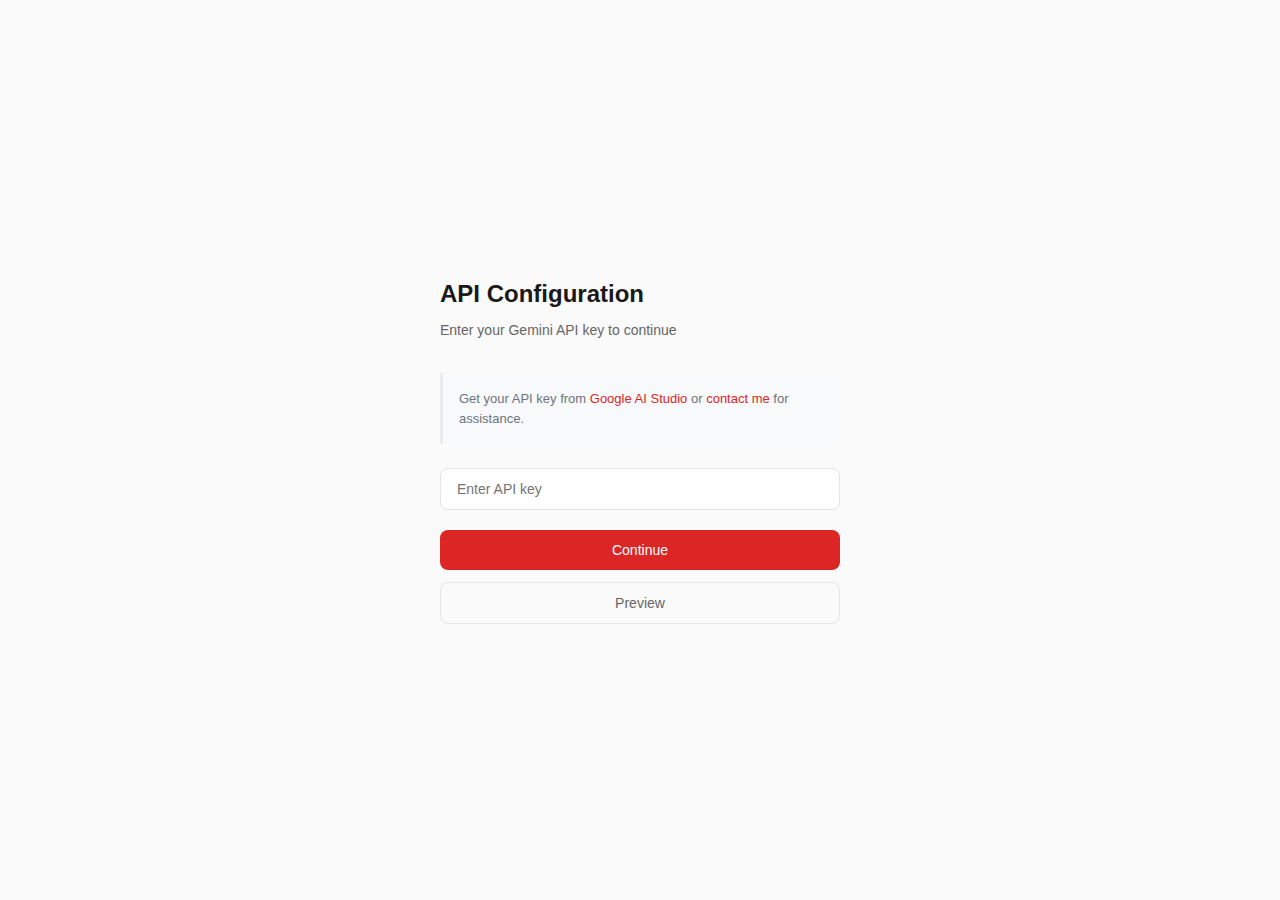
<file: index.html>
<!DOCTYPE html>
<html lang="en">
<head>
  <meta charset="UTF-8">
  <meta name="viewport" content="width=device-width, initial-scale=1.0">
  <title>Enter Gemini API Key</title>
<link rel="icon" type="image/jpeg" sizes="192x192" href="https://i.postimg.cc/RZB51wfj/1000067085-01.jpg">
<link rel="apple-touch-icon" href="https://i.postimg.cc/RZB51wfj/1000067085-01.jpg">
  <style>
    * { margin: 0; padding: 0; box-sizing: border-box; }
    body { 
      display: flex; 
      justify-content: center; 
      align-items: center; 
      min-height: 100vh; 
      font-family: -apple-system, BlinkMacSystemFont, 'Segoe UI', Roboto, sans-serif;
      background-color: #fafafa;
      color: #333;
      line-height: 1.5;
      margin: 0;
      padding: 20px;
    }
    .container {
      max-width: 440px;
      width: 100%;
      padding: 40px 20px;
    }
    h2 {
      font-size: 24px;
      font-weight: 600;
      margin-bottom: 8px;
      color: #1a1a1a;
    }
    .subtitle {
      color: #666;
      font-size: 14px;
      margin-bottom: 32px;
    }
    .note {
      background-color: #f8f9fa;
      border-left: 3px solid #e9ecef;
      padding: 16px;
      margin-bottom: 24px;
      font-size: 13px;
      color: #6c757d;
    }
    .note a {
      color: #dc2626;
      text-decoration: none;
      font-weight: 500;
    }
    .note a:hover {
      text-decoration: underline;
    }
    input { 
      width: 100%;
      padding: 12px 16px;
      border: 1px solid #e1e5e9;
      border-radius: 8px;
      font-size: 14px;
      margin-bottom: 20px;
      transition: border-color 0.2s;
    }
    input:focus {
      outline: none;#dc2626 ;
      box-shadow: 0 0 0 3px rgba(0, 123, 255, 0.1);
    }
    button { 
      width: 100%;
      padding: 12px;
      background-color:#dc2626;
      color: white;
      border: none;
      border-radius: 8px;
      font-size: 14px;
      font-weight: 500;
      cursor: pointer;
      transition: background-color 0.2s;
    }
    button:hover {
      background-color: darkred;
    }
    .preview-btn {
      background-color: transparent;
      color: #666;
      border: 1px solid #e1e5e9;
      margin-top: 12px;
    }
    .preview-btn:hover {
      background-color: #f8f9fa;
      color: #333;
    }
    .preview-mode {
      position: fixed;
      top: 0;
      left: 0;
      width: 100%;
      height: 100%;
      background: #fafafa;
      z-index: 1000;
      display: none;
      flex-direction: column;
    }
    .preview-header {
      padding: 16px;
      background: white;
      border-bottom: 1px solid #e1e5e9;
      display: flex;
      justify-content: space-between;
      align-items: center;
    }
    .close-btn {
      background: none;
      border: none;
      font-size: 18px;
      cursor: pointer;
      color: #666;
      padding: 4px 8px;
      border-radius: 4px;
    }
    .close-btn:hover {
      background-color: #f0f0f0;
    }
    .preview-content {
      flex: 1;
      position: relative;
    }
    .preview-iframe {
      width: 100%;
      height: calc(100% - 80px);
      border: none;
      pointer-events: none;
    }
    .preview-controls {
      position: absolute;
      bottom: 0;
      left: 0;
      right: 0;
      background: white;
      border-top: 1px solid #e1e5e9;
      padding: 16px;
      display: flex;
      gap: 12px;
      align-items: center;
    }
    .preview-controls input {
      flex: 1;
      margin: 0;
    }
    .preview-controls button {
      width: auto;
      padding: 8px 16px;
      font-size: 13px;
    }
  </style>
</head>
<body>

  <div class="container">
    <h2>API Configuration</h2>
    <p class="subtitle">Enter your Gemini API key to continue</p>
    
    <div class="note">
      Get your API key from <a href="https://makersuite.google.com/app/apikey" target="_blank">Google AI Studio</a> or <a href="mailto:skmahfuz2007@gmail.com">contact me</a> for assistance.
    </div>
    
    <input type="password" id="apiKeyInput" placeholder="Enter API key">
    <button onclick="saveKey()">Continue</button>
    <button class="preview-btn" onclick="showPreview()">Preview</button>
  </div>

  <!-- Preview Mode -->
  <div class="preview-mode" id="previewMode">
    <div class="preview-header">
      <span>Preview - Demo Mode</span>
      <button class="close-btn" onclick="closePreview()">&times;</button>
    </div>
    <div class="preview-content">
      <iframe id="previewFrame" class="preview-iframe" src="home.html"></iframe>
      <div class="preview-controls">
        <input type="password" id="previewApiInput" placeholder="Enter API key to enable full functionality">
        <button onclick="enableFullMode()">Enable</button>
      </div>
    </div>
  </div>

  <script src="api.js"></script>
  <script>
    // Check if key already exists and is not empty
    const existingKey = localStorage.getItem("GEMINI_API_KEY");
    if (existingKey && existingKey.trim() !== '') {
      window.location.href = "home.html";
    }

    function saveKey() {
      const key = document.getElementById("apiKeyInput").value.trim();
      if (!key) return alert("Please enter a valid API key.");

      // Save the key
      localStorage.setItem("GEMINI_API_KEY", key);

      // Redirect to home.html
      window.location.href = "home.html";
    }

    function showPreview() {
      const previewMode = document.getElementById("previewMode");
      const iframe = document.getElementById("previewFrame");
      
      // Set a temporary fake API key for preview mode
      localStorage.setItem("GEMINI_API_KEY", "preview-mode-fake-key");
      
      previewMode.style.display = "flex";
      
      // Reload the iframe to ensure it shows content
      iframe.src = "home.html";
    }

    function closePreview() {
      const previewMode = document.getElementById("previewMode");
      previewMode.style.display = "none";
      
      // Remove the fake API key when closing preview
      const existingKey = localStorage.getItem("GEMINI_API_KEY");
      if (existingKey === "preview-mode-fake-key") {
        localStorage.removeItem("GEMINI_API_KEY");
      }
    }

    function enableFullMode() {
      const key = document.getElementById("previewApiInput").value.trim();
      if (!key) return alert("Please enter a valid API key.");

      // Save the key
      localStorage.setItem("GEMINI_API_KEY", key);

      // Close preview and redirect
      closePreview();
      window.location.href = "home.html";
    }
  </script>

</body>
</html>
</file>
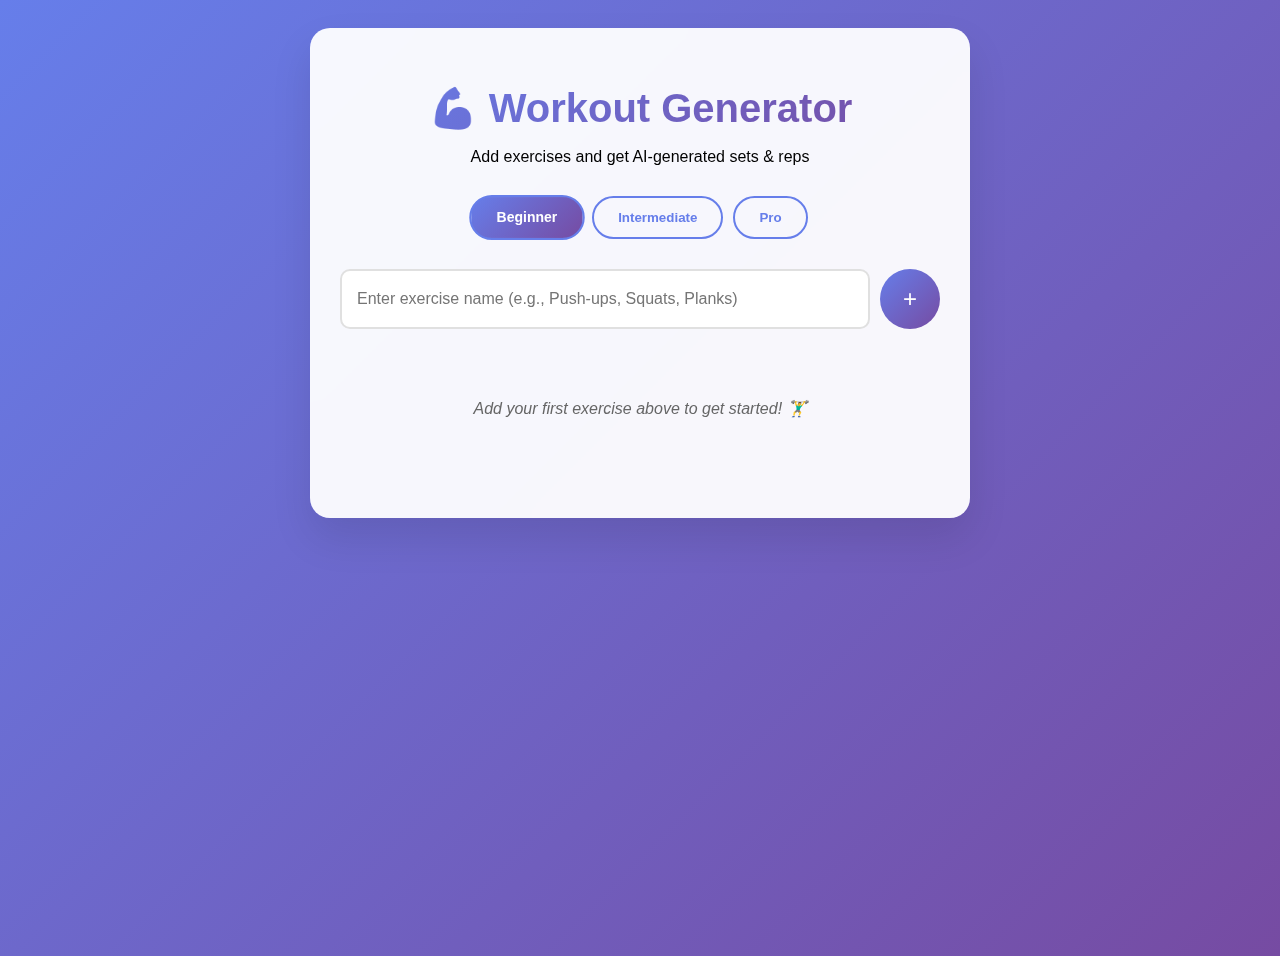
<file: gym.html>
<!DOCTYPE html>
<html lang="en">

<head>
    <meta charset="UTF-8">
    <meta name="viewport" content="width=device-width, initial-scale=1.0">
    <title>Simple Workout Session</title>
    <link rel="stylesheet" href="style.css">
</head>

<body>
    <div class="container">
        <div class="header">
            <h1>💪 Workout Generator</h1>
            <p>Add exercises and get AI-generated sets & reps</p>
        </div>
        
        <div class="setup-phase" id="setupPhase">
            <div class="level-selector">
                <button class="level-btn active" data-level="beginner">Beginner</button>
                <button class="level-btn" data-level="intermediate">Intermediate</button>
                <button class="level-btn" data-level="pro">Pro</button>
            </div>
            
            <div class="add-exercise">
                <input type="text" class="exercise-input" id="exerciseInput" placeholder="Enter exercise name (e.g., Push-ups, Squats, Planks)">
                <button class="add-btn" id="addBtn">+</button>
            </div>
            
            <div class="exercises-list" id="exercisesList">
                <div class="empty-state">
                    Add your first exercise above to get started! 🏋️‍♂️
                </div>
            </div>
        </div>
        
        <div class="workout-session" id="workoutSession">
            <div class="progress" id="progressText"></div>
            <div class="current-exercise">
                <h2 id="currentExerciseName">Push-ups</h2>
                <div class="sets-reps" id="currentExerciseSets">3 sets of 10 reps</div>
            </div>
            <div class="session-controls">
                <button class="session-btn complete-btn" id="completeExerciseBtn">✓ Complete</button>
                <button class="session-btn end-btn" id="endWorkoutBtn">End Workout</button>
            </div>
        </div>
        
        <div class="workout-complete" id="workoutComplete">
            <h2>🎉 Workout Complete!</h2>
            <p>Great job finishing all your exercises!</p>
            <button class="restart-btn" id="restartBtn">Start New Workout</button>
        </div>
    </div>
<script src="script.js"></script>
<script src="api.js"></script>
</body>

</html>
</file>
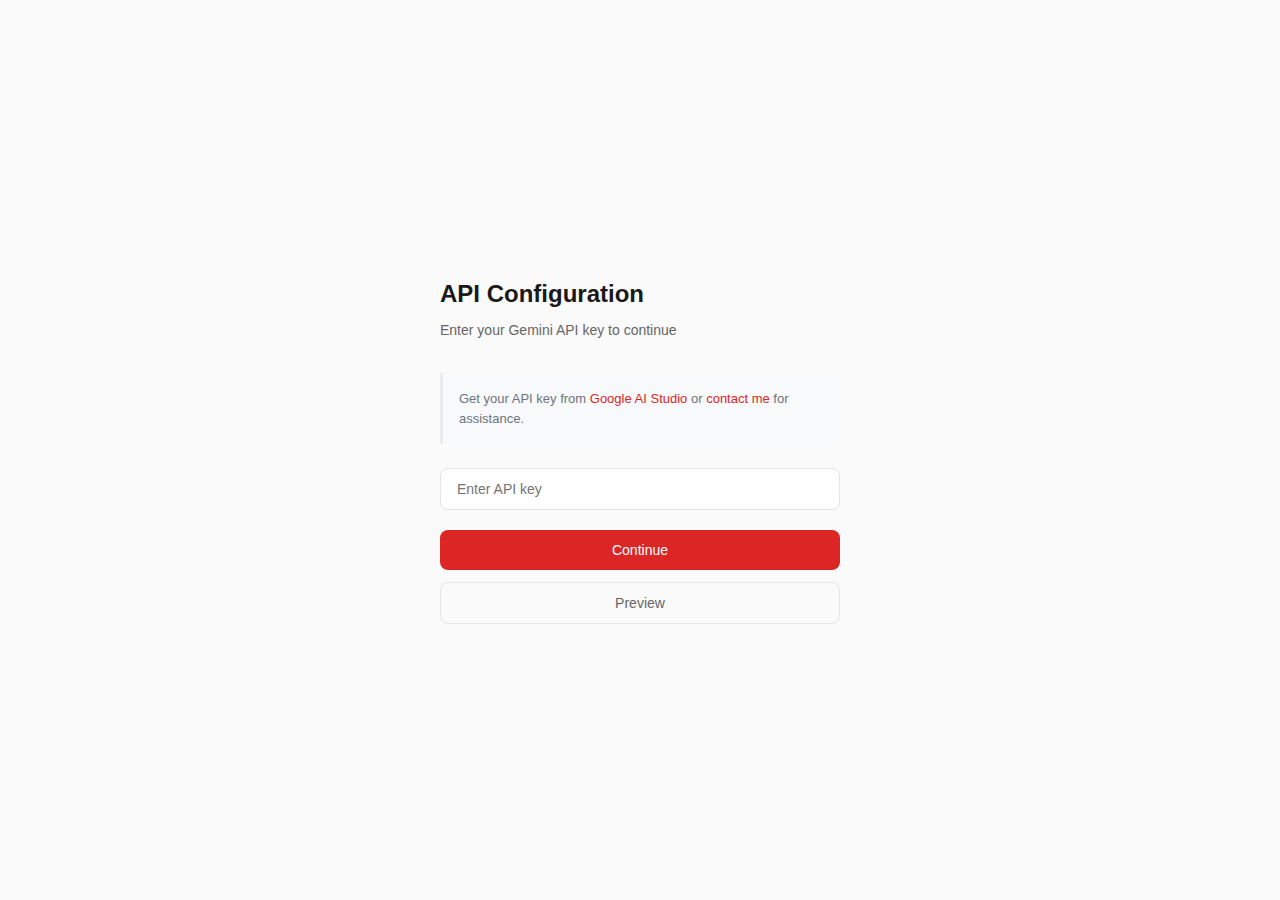
<file: home.html>
<!DOCTYPE html>
<html lang="en">
<head>
  <meta charset="UTF-8">
  <meta name="viewport" content="width=device-width, initial-scale=1.0">
  <title>Home Dashboard</title>
  <style>
    * {
      margin: 0;
      padding: 0;
      box-sizing: border-box;
    }
    
    body {
      font-family: 'Segoe UI', Tahoma, Geneva, Verdana, sans-serif;
      background: linear-gradient(135deg, #667eea 0%, #764ba2 100%);
      min-height: 100vh;
      color: white;
    }
    
    .settings-icon {
      position: fixed;
      top: 20px;
      right: 20px;
      font-size: 24px;
      cursor: pointer;
      padding: 10px;
      border-radius: 50%;
      background: rgba(255, 255, 255, 0.2);
      backdrop-filter: blur(10px);
      transition: all 0.3s ease;
      user-select: none;
    }
    
    .settings-icon:hover {
      background: rgba(255, 255, 255, 0.3);
      transform: rotate(45deg);
    }
    
    .container {
      display: flex;
      flex-direction: column;
      justify-content: center;
      align-items: center;
      min-height: 100vh;
      padding: 20px;
    }
    
    
    .button-grid {
      display: grid;
      grid-template-columns: repeat(2, 1fr);
      gap: 30px;
      max-width: 600px;
      width: 100%;
    }
    
    .app-button {
      background: rgba(255, 255, 255, 0.15);
      border: none;
      border-radius: 20px;
      padding: 40px 20px;
      cursor: pointer;
      transition: all 0.3s ease;
      backdrop-filter: blur(10px);
      border: 1px solid rgba(255, 255, 255, 0.2);
      color: white;
      text-decoration: none;
      display: flex;
      flex-direction: column;
      align-items: center;
      justify-content: center;
      min-height: 150px;
    }
    
    .app-button:hover {
      background: rgba(255, 255, 255, 0.25);
      transform: translateY(-5px);
      box-shadow: 0 10px 30px rgba(0, 0, 0, 0.3);
    }
    
    .app-button:active {
      transform: translateY(-2px);
    }
    
    .button-icon {
      font-size: 48px;
      margin-bottom: 15px;
    }
    
    .button-text {
      font-size: 18px;
      font-weight: 600;
      text-align: center;
    }
    
    @media (max-width: 768px) {
      .button-grid {
        grid-template-columns: 1fr;
        max-width: 300px;
      }
      
      h1 {
        font-size: 28px;
        margin-bottom: 30px;
      }
      
      .app-button {
        min-height: 120px;
        padding: 30px 20px;
      }
      
      .button-icon {
        font-size: 40px;
      }
      
      .button-text {
        font-size: 16px;
      }
    }
  </style>
</head>
<body>

  <div class="settings-icon" onclick="openSettings()">⚙️</div>

  <div class="container">
    
    <div class="button-grid">
      <a href="voc.html" class="app-button">
        <div class="button-icon">📚</div>
        <div class="button-text">Vocabulary</div>
      </a>
      
      <a href="movie.html" class="app-button">
        <div class="button-icon">🎬</div>
        <div class="button-text">Movie Picker</div>
      </a>
      
      <a href="gym.html" class="app-button">
        <div class="button-icon">💪</div>
        <div class="button-text">Workout</div>
      </a>
      
      <a href="routine.html" class="app-button">
        <div class="button-icon">📅</div>
        <div class="button-text">Routine</div>
      </a>
    </div>
  </div>

  <script src="api.js"></script>
  <script>
    // Redirect to index if no API key
    if (!localStorage.getItem("GEMINI_API_KEY")) {
      window.location.href = "index.html";
    }

    function openSettings() {
      // Clear the API key so user can enter a new one
      localStorage.removeItem("GEMINI_API_KEY");
      window.location.href = "index.html";
    }
  </script>

</body>
</html>
</file>
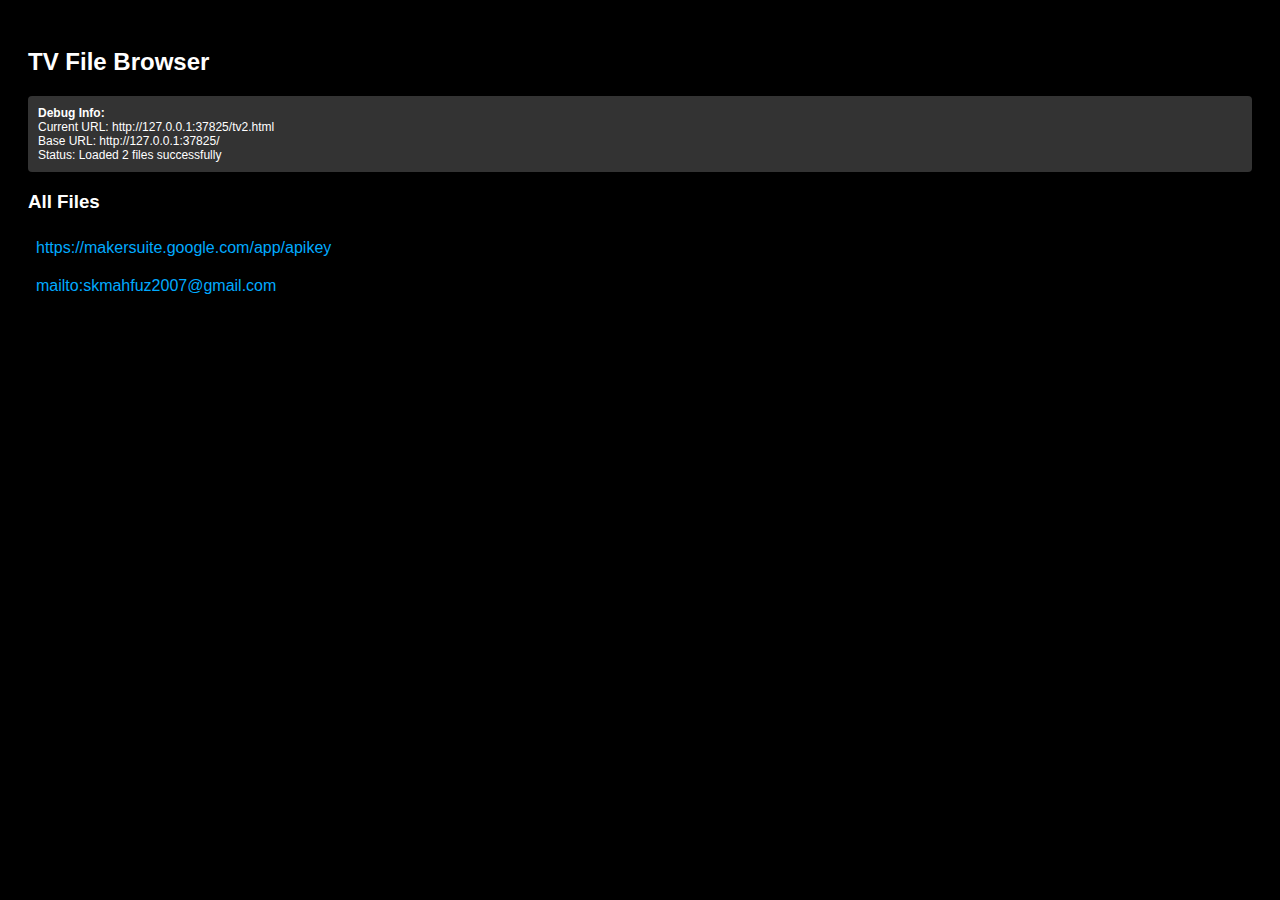
<file: tv2.html>
<!DOCTYPE html>
<html lang="en">
<head>
  <meta charset="UTF-8">
  <title>TV File Browser</title>
  <style>
    body {
      font-family: Arial, sans-serif;
      background: #000;
      color: #fff;
      padding: 20px;
    }
    a {
      display: block;
      padding: 8px;
      margin: 4px 0;
      color: #0af;
      text-decoration: none;
      position: relative;
    }
    a:hover {
      background: #222;
    }
    .progress-bar {
      position: absolute;
      bottom: 0;
      left: 0;
      height: 3px;
      background: #0af;
      transition: width 0.3s ease;
    }
    .continue-watching {
      margin-bottom: 30px;
    }
    .continue-watching h3 {
      color: #0af;
      margin-bottom: 10px;
    }
    .continue-item {
      display: flex;
      align-items: center;
      padding: 12px 8px;
      margin: 4px 0;
      background: #111;
      border-radius: 4px;
      cursor: pointer;
    }
    .continue-item:hover {
      background: #222;
    }
    .continue-info {
      flex: 1;
    }
    .continue-progress {
      font-size: 12px;
      color: #888;
      margin-top: 4px;
    }
    .continue-time {
      font-size: 12px;
      color: #0af;
      margin-left: 10px;
    }
    #player {
      margin-top: 20px;
    }
    video {
      width: 100%;
      max-height: 80vh;
      background: #000;
    }
    .section {
      margin-bottom: 30px;
    }
    .debug {
      background: #333;
      padding: 10px;
      margin: 10px 0;
      border-radius: 4px;
      font-size: 12px;
    }
  </style>
</head>
<body>
  <h2>TV File Browser</h2>
  
  <!-- Debug info -->
  <div class="debug">
    <strong>Debug Info:</strong><br>
    Current URL: <span id="current-url"></span><br>
    Base URL: <span id="base-url"></span><br>
    Status: <span id="status">Loading...</span>
  </div>
  
  <div id="continue-watching" class="section continue-watching" style="display: none;">
    <h3>Continue Watching</h3>
    <div id="continue-list"></div>
  </div>

  <div class="section">
    <h3>All Files</h3>
    <div id="file-list">Loading...</div>
  </div>
  
  <div id="player"></div>

  <script>
    // Use dynamic base URL
    const baseUrl = new URL('./', window.location.href).href;
    
    // Debug info
    document.getElementById('current-url').textContent = window.location.href;
    document.getElementById('base-url').textContent = baseUrl;

    // Storage for viewing progress
    function getWatchProgress() {
      const stored = localStorage.getItem('watchProgress');
      return stored ? JSON.parse(stored) : {};
    }

    function saveWatchProgress(filename, currentTime, duration) {
      const progress = getWatchProgress();
      const progressPercent = (currentTime / duration) * 100;
      
      // Only save if watched more than 5% and less than 95%
      if (progressPercent > 5 && progressPercent < 95) {
        progress[filename] = {
          currentTime: currentTime,
          duration: duration,
          timestamp: Date.now(),
          progressPercent: progressPercent
        };
      } else if (progressPercent >= 95) {
        // Remove from continue watching if finished
        delete progress[filename];
      }
      
      localStorage.setItem('watchProgress', JSON.stringify(progress));
      updateContinueWatching();
    }

    function updateContinueWatching() {
      const progress = getWatchProgress();
      const continueSection = document.getElementById('continue-watching');
      const continueList = document.getElementById('continue-list');
      
      const items = Object.entries(progress)
        .sort((a, b) => b[1].timestamp - a[1].timestamp) // Sort by most recent
        .slice(0, 10); // Show only 10 most recent
      
      if (items.length === 0) {
        continueSection.style.display = 'none';
        return;
      }
      
      continueSection.style.display = 'block';
      continueList.innerHTML = '';
      
      items.forEach(([filename, data]) => {
        const item = document.createElement('div');
        item.className = 'continue-item';
        
        const progressBar = Math.round(data.progressPercent);
        const currentTimeFormatted = formatTime(data.currentTime);
        const durationFormatted = formatTime(data.duration);
        
        item.innerHTML = `
          <div class="continue-info">
            <div>${filename}</div>
            <div class="continue-progress">${progressBar}% watched</div>
          </div>
          <div class="continue-time">${currentTimeFormatted} / ${durationFormatted}</div>
        `;
        
        item.onclick = () => {
          playVideo(filename, data.currentTime);
        };
        
        continueList.appendChild(item);
      });
    }

    function formatTime(seconds) {
      const hrs = Math.floor(seconds / 3600);
      const mins = Math.floor((seconds % 3600) / 60);
      const secs = Math.floor(seconds % 60);
      
      if (hrs > 0) {
        return `${hrs}:${mins.toString().padStart(2, '0')}:${secs.toString().padStart(2, '0')}`;
      }
      return `${mins}:${secs.toString().padStart(2, '0')}`;
    }

    async function loadFiles() {
      const statusEl = document.getElementById('status');
      try {
        statusEl.textContent = 'Fetching directory listing...';
        console.log('Fetching from:', baseUrl);
        
        const res = await fetch(baseUrl);
        
        statusEl.textContent = `Response status: ${res.status}`;
        console.log('Response status:', res.status);
        console.log('Response headers:', res.headers);
        
        if (!res.ok) {
          throw new Error(`HTTP ${res.status}: ${res.statusText}`);
        }
        
        const text = await res.text();
        console.log('Response text length:', text.length);
        console.log('First 500 chars:', text.substring(0, 500));

        const parser = new DOMParser();
        const doc = parser.parseFromString(text, "text/html");
        const links = Array.from(doc.querySelectorAll("a"));
        
        console.log('Found links:', links.length);
        statusEl.textContent = `Found ${links.length} links`;

        const list = document.getElementById("file-list");
        list.innerHTML = "";

        const progress = getWatchProgress();
        let fileCount = 0;

        links.forEach((link, index) => {
          const href = link.getAttribute("href");
          console.log(`Link ${index}:`, href, 'Text:', link.textContent);
          
          if (!href || href.startsWith("?") || href === "../") {
            console.log(`Skipping link: ${href}`);
            return;
          }

          // Check if it's a video file
          const videoExtensions = ['.mp4', '.mkv', '.avi', '.mov', '.wmv', '.flv', '.webm'];
          const isVideo = videoExtensions.some(ext => href.toLowerCase().endsWith(ext));
          
          const item = document.createElement("a");
          item.textContent = href + (isVideo ? ' (video)' : '');
          item.href = "#";
          item.style.position = 'relative';
          
          // Add progress bar if file has been watched
          if (progress[href]) {
            const progressBar = document.createElement('div');
            progressBar.className = 'progress-bar';
            progressBar.style.width = progress[href].progressPercent + '%';
            item.appendChild(progressBar);
          }
          
          item.onclick = () => {
            playVideo(href);
            return false;
          };
          list.appendChild(item);
          fileCount++;
        });
        
        statusEl.textContent = `Loaded ${fileCount} files successfully`;
        updateContinueWatching();
        
      } catch (err) {
        console.error('Error loading files:', err);
        statusEl.textContent = `Error: ${err.message}`;
        document.getElementById("file-list").innerHTML = `
          <div style="color: #f44;">
            Failed to load files: ${err.message}<br>
            <small>Check console for more details</small>
          </div>
        `;
      }
    }

    function srtToVtt(data) {
      return "WEBVTT\n\n" + data
        .replace(/\r+/g, "")
        .replace(/^\d+\s*$/gm, "")
        .replace(/,/g, ".");
    }

    async function playVideo(filename, startTime = 0) {
      const player = document.getElementById("player");
      const videoUrl = baseUrl + filename;
      const srtUrl = baseUrl + filename.replace(/\.[^.]+$/, ".srt");

      console.log('Playing video:', videoUrl);

      player.innerHTML = `
        <video controls autoplay>
          <source src="${videoUrl}" type="video/mp4">
        </video>
      `;

      const video = player.querySelector("video");
      
      // Set start time if resuming
      if (startTime > 0) {
        video.currentTime = startTime;
      }

      // Track progress every 30 seconds
      let progressInterval;
      
      video.onloadedmetadata = () => {
        progressInterval = setInterval(() => {
          if (!video.paused && video.duration > 0) {
            saveWatchProgress(filename, video.currentTime, video.duration);
          }
        }, 30000); // Save every 30 seconds
      };

      // Save progress when video ends or is paused for a while
      video.onpause = () => {
        if (video.duration > 0) {
          saveWatchProgress(filename, video.currentTime, video.duration);
        }
      };

      video.onended = () => {
        if (progressInterval) {
          clearInterval(progressInterval);
        }
        // Remove from continue watching when finished
        const progress = getWatchProgress();
        delete progress[filename];
        localStorage.setItem('watchProgress', JSON.stringify(progress));
        updateContinueWatching();
        loadFiles(); // Refresh to update progress bars
      };

      // Save progress when user seeks
      video.onseeked = () => {
        if (video.duration > 0) {
          saveWatchProgress(filename, video.currentTime, video.duration);
        }
      };

      // Load subtitles
      try {
        const res = await fetch(srtUrl);
        if (res.ok) {
          const srtText = await res.text();
          const vttBlob = new Blob([srtToVtt(srtText)], { type: "text/vtt" });
          const vttUrl = URL.createObjectURL(vttBlob);

          const track = document.createElement("track");
          track.kind = "subtitles";
          track.label = "Subtitles";
          track.srclang = "en";
          track.src = vttUrl;
          track.default = true;
          video.appendChild(track);
        }
      } catch (err) {
        console.warn("No subtitles found for " + filename);
      }
    }

    // Initialize
    loadFiles();
  </script>
</body>
</html>
</file>
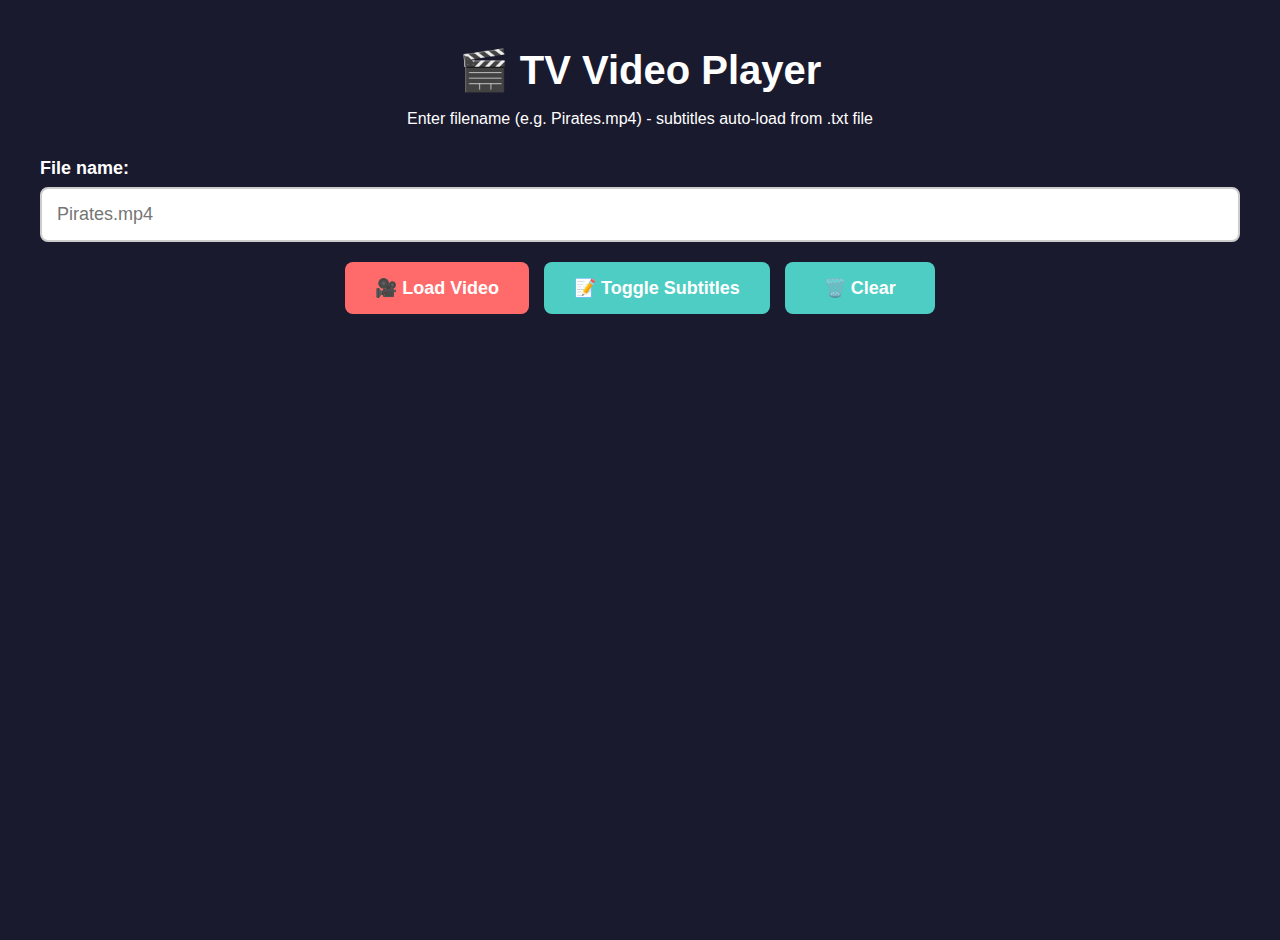
<file: tv3.html>
<!DOCTYPE html>
<html lang="en">
<head>
    <meta charset="UTF-8">
    <meta name="viewport" content="width=device-width, initial-scale=1.0">
    <title>TV Video Player with Auto Subtitles</title>
    <style>
        body {
            font-family: Arial, sans-serif;
            background: #1a1a2e;
            min-height: 100vh;
            color: white;
            margin: 0;
            padding: 20px;
        }
        .container { max-width: 1200px; margin: 0 auto; }
        .header { text-align: center; margin-bottom: 30px; }
        .header h1 { font-size: 2.5rem; margin-bottom: 10px; }
        .video-container { 
            background: rgba(0,0,0,0.5); 
            border-radius: 15px; 
            padding: 20px; 
            margin-bottom: 20px; 
            position: relative;
        }
        video { 
            width: 100%; 
            border-radius: 10px; 
            display: block;
        }
        .subtitle-overlay {
            position: absolute;
            bottom: 60px;
            left: 50%;
            transform: translateX(-50%);
            background: rgba(0, 0, 0, 0.8);
            color: white;
            padding: 8px 16px;
            border-radius: 6px;
            font-size: 24px;
            font-weight: bold;
            text-align: center;
            max-width: 90%;
            line-height: 1.4;
            display: none;
            z-index: 10;
            text-shadow: 2px 2px 4px rgba(0,0,0,1);
        }
        .status { 
            padding: 15px; 
            border-radius: 8px; 
            margin-bottom: 20px; 
            font-weight: bold; 
            display: none; 
            font-size: 18px;
        }
        .status.success { background: #4caf50; color: white; }
        .status.error { background: #f44336; color: white; }
        .status.info { background: #2196f3; color: white; }
        .input-group { margin-bottom: 20px; }
        label { 
            display: block; 
            margin-bottom: 8px; 
            font-weight: bold;
            font-size: 18px;
        }
        input[type="text"] { 
            width: 100%; 
            padding: 15px; 
            border-radius: 8px; 
            font-size: 18px; 
            background: white; 
            color: #333; 
            border: 2px solid #ccc;
            box-sizing: border-box;
        }
        .button-group { 
            display: flex; 
            gap: 15px; 
            flex-wrap: wrap;
            justify-content: center;
        }
        button { 
            padding: 15px 30px; 
            border: none; 
            border-radius: 8px; 
            font-size: 18px; 
            font-weight: bold; 
            cursor: pointer;
            min-width: 150px;
        }
        .btn-primary { background: #ff6b6b; color: white; }
        .btn-secondary { background: #4ecdc4; color: white; }
        button:hover { opacity: 0.8; }
    </style>
</head>
<body>
    <div class="container">
        <div class="header">
            <h1>🎬 TV Video Player</h1>
            <p>Enter filename (e.g. Pirates.mp4) - subtitles auto-load from .txt file</p>
        </div>
        <div class="input-group">
            <label for="videoFile">File name:</label>
            <input type="text" id="videoFile" placeholder="Pirates.mp4" />
        </div>
        <div class="button-group">
            <button class="btn-primary" onclick="loadVideo()">🎥 Load Video</button>
            <button class="btn-secondary" onclick="toggleSubtitles()">📝 Toggle Subtitles</button>
            <button class="btn-secondary" onclick="clearVideo()">🗑️ Clear</button>
        </div>
        <div class="status" id="status"></div>
        <div class="video-container" id="videoContainer" style="display: none;">
            <video id="videoPlayer" controls>
                Your browser does not support the video tag.
            </video>
            <div class="subtitle-overlay" id="subtitleOverlay"></div>
        </div>
    </div>
    <script>
        var BASE_URL = "http://10.123.164.188:8080/files/";
        var currentVideo = null;
        var subtitlesEnabled = true;
        var subtitles = [];
        var currentSubtitleIndex = -1;

        function showStatus(message, type) {
            var status = document.getElementById('status');
            status.innerHTML = message;
            status.className = 'status ' + type;
            status.style.display = 'block';
            
            if (type === 'success' || type === 'info') {
                setTimeout(function() { 
                    status.style.display = 'none'; 
                }, 5000);
            }
        }

        function parseTimeToSeconds(timeStr) {
            var parts = timeStr.split(':');
            var hours = parseInt(parts[0]);
            var minutes = parseInt(parts[1]);
            var secondsParts = parts[2].split(',');
            var seconds = parseInt(secondsParts[0]);
            var milliseconds = parseInt(secondsParts[1]);
            
            return hours * 3600 + minutes * 60 + seconds + milliseconds / 1000;
        }

        function parseSRT(srtContent) {
            var subtitleBlocks = srtContent.trim().split(/\n\s*\n/);
            var parsedSubtitles = [];

            for (var i = 0; i < subtitleBlocks.length; i++) {
                var block = subtitleBlocks[i];
                var lines = block.trim().split('\n');
                if (lines.length < 3) continue;

                // Check if first line is a number
                if (!/^\d+$/.test(lines[0])) continue;

                // Check timestamp format
                var timestampMatch = lines[1].match(/(\d{2}:\d{2}:\d{2},\d{3})\s*-->\s*(\d{2}:\d{2}:\d{2},\d{3})/);
                if (!timestampMatch) continue;

                var startTime = parseTimeToSeconds(timestampMatch[1]);
                var endTime = parseTimeToSeconds(timestampMatch[2]);
                var text = lines.slice(2).join('\n');

                parsedSubtitles.push({
                    start: startTime,
                    end: endTime,
                    text: text
                });
            }

            return parsedSubtitles;
        }

        function processSubtitleText(text) {
            return text
                .replace(/<i>/g, '')
                .replace(/<\/i>/g, '')
                .replace(/<b>/g, '')
                .replace(/<\/b>/g, '')
                .replace(/<u>/g, '')
                .replace(/<\/u>/g, '');
        }

        function updateSubtitles() {
            if (!subtitlesEnabled || subtitles.length === 0) {
                document.getElementById('subtitleOverlay').style.display = 'none';
                return;
            }

            var videoPlayer = document.getElementById('videoPlayer');
            var subtitleOverlay = document.getElementById('subtitleOverlay');
            var currentTime = videoPlayer.currentTime;

            var activeSubtitle = null;
            for (var i = 0; i < subtitles.length; i++) {
                if (currentTime >= subtitles[i].start && currentTime <= subtitles[i].end) {
                    activeSubtitle = subtitles[i];
                    currentSubtitleIndex = i;
                    break;
                }
            }

            if (activeSubtitle) {
                subtitleOverlay.innerHTML = processSubtitleText(activeSubtitle.text);
                subtitleOverlay.style.display = 'block';
            } else {
                subtitleOverlay.style.display = 'none';
                currentSubtitleIndex = -1;
            }
        }

        function loadSubtitles(txtUrl) {
            // Use XMLHttpRequest for better TV browser compatibility
            var xhr = new XMLHttpRequest();
            xhr.open('GET', txtUrl, true);
            
            xhr.onreadystatechange = function() {
                if (xhr.readyState === 4) {
                    if (xhr.status === 200) {
                        var txtContent = xhr.responseText;
                        if (txtContent && txtContent.trim().length > 0) {
                            subtitles = parseSRT(txtContent);
                            
                            if (subtitles.length > 0) {
                                showStatus('Video and ' + subtitles.length + ' subtitles loaded! 🎉', 'success');
                            } else {
                                showStatus('Video loaded, but subtitle format not recognized.', 'info');
                            }
                        } else {
                            showStatus('Video loaded, but subtitle file is empty.', 'info');
                        }
                    } else {
                        showStatus('Video loaded, but no .txt subtitle found. (Error: ' + xhr.status + ')', 'info');
                    }
                }
            };
            
            xhr.onerror = function() {
                showStatus('Video loaded, but subtitle loading failed.', 'info');
            };
            
            xhr.send();
        }

        function loadVideo() {
            var fileName = document.getElementById('videoFile').value;
            if (!fileName || fileName.trim() === '') {
                showStatus('Please enter a file name', 'error');
                return;
            }

            fileName = fileName.trim();
            var videoUrl = BASE_URL + fileName;
            var txtUrl = BASE_URL + fileName.replace(/\.[^/.]+$/, '.txt');
            
            var videoContainer = document.getElementById('videoContainer');
            var videoPlayer = document.getElementById('videoPlayer');
            var subtitleOverlay = document.getElementById('subtitleOverlay');

            // Clear previous subtitles
            subtitles = [];
            subtitleOverlay.style.display = 'none';

            videoPlayer.src = videoUrl;
            currentVideo = videoUrl;
            videoContainer.style.display = 'block';
            showStatus('Loading video...', 'info');

            // Remove old listener
            videoPlayer.removeEventListener('timeupdate', updateSubtitles);
            // Add new listener
            videoPlayer.addEventListener('timeupdate', updateSubtitles);

            videoPlayer.onerror = function() {
                showStatus('Error loading video. Check the file name and server.', 'error');
            };

            // Load subtitles
            loadSubtitles(txtUrl);
        }

        function toggleSubtitles() {
            subtitlesEnabled = !subtitlesEnabled;
            showStatus('Subtitles ' + (subtitlesEnabled ? 'enabled' : 'disabled'), 'info');
            
            if (!subtitlesEnabled) {
                document.getElementById('subtitleOverlay').style.display = 'none';
            }
        }

        function clearVideo() {
            var videoContainer = document.getElementById('videoContainer');
            var videoPlayer = document.getElementById('videoPlayer');
            var videoFile = document.getElementById('videoFile');
            var subtitleOverlay = document.getElementById('subtitleOverlay');
            
            videoPlayer.src = '';
            videoFile.value = '';
            videoContainer.style.display = 'none';
            currentVideo = null;
            subtitles = [];
            subtitleOverlay.style.display = 'none';
            
            videoPlayer.removeEventListener('timeupdate', updateSubtitles);
            showStatus('Video cleared', 'info');
        }

        // Enter key support
        document.getElementById('videoFile').addEventListener('keypress', function(e) {
            if (e.key === 'Enter' || e.keyCode === 13) {
                loadVideo();
            }
        });
    </script>
</body>
</html>
</file>
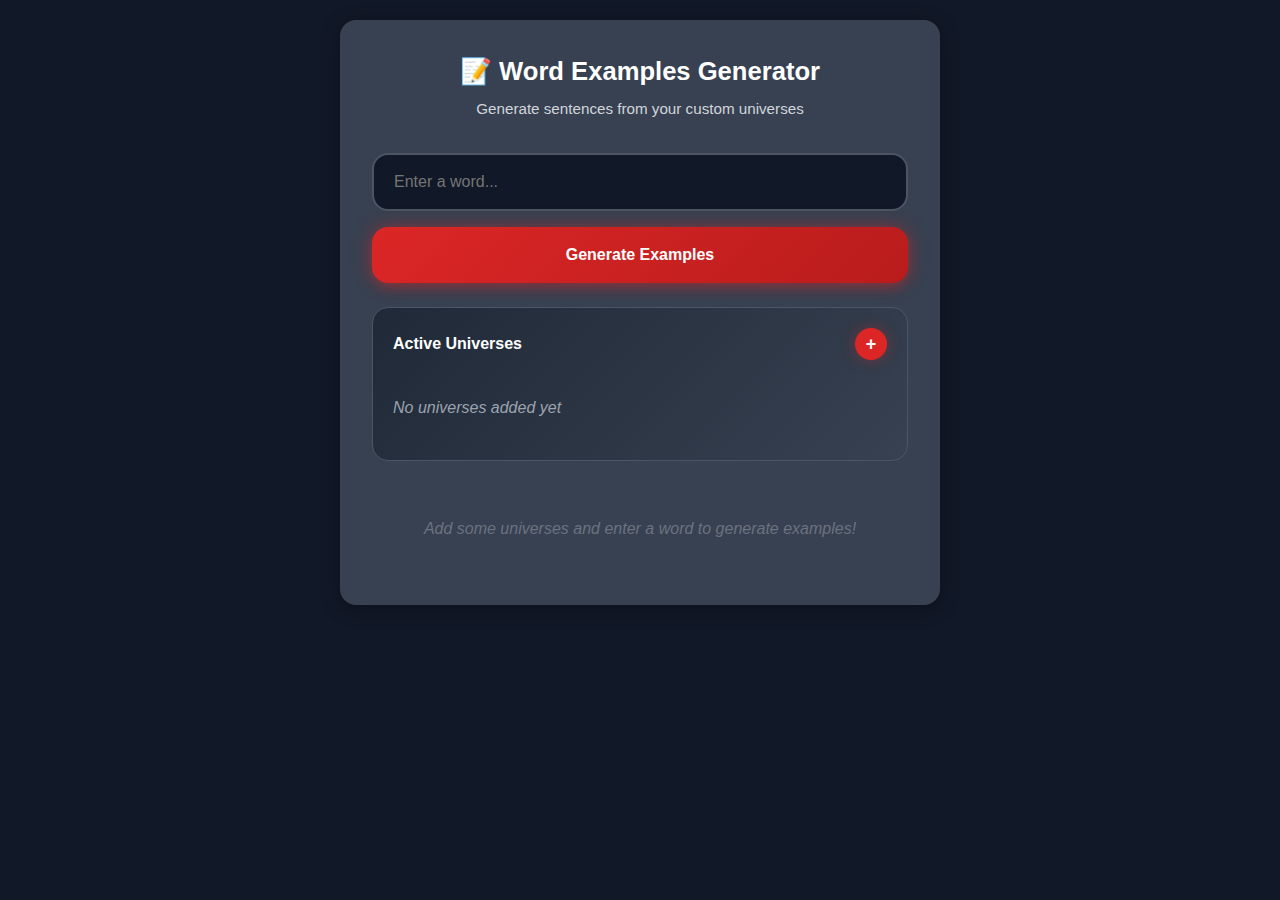
<file: voc.html>
<!DOCTYPE html>
<html>
<head>
  <title>Word Example Generator</title>
  <meta name="viewport" content="width=device-width, initial-scale=1.0">
    <link rel="stylesheet" href="voc.css">
</head>
<body>

<div class="container">
  <h1>📝 Word Examples Generator</h1>
  <p class="subtitle">Generate sentences from your custom universes</p>
  
  <!-- Word Input Section -->
  <div class="input-section">
    <input type="text" id="wordInput" placeholder="Enter a word...">
    <button id="searchBtn" onclick="generateExamples()">Generate Examples</button>
    <div class="error-message" id="errorMessage"></div>
  </div>
  
  <!-- Active Universes Section -->
  <div class="current-universes">
    <div class="universes-header">
      <div class="universes-title">Active Universes</div>
      <button class="add-universe-btn" onclick="toggleAddUniverse()" title="Add Universe">+</button>
    </div>
    <div class="add-universe-input" id="addUniverseInput">
      <input type="text" id="newUniverseInput" placeholder="Enter universe name...">
      <button onclick="addUniverse()">Add</button>
      <button class="cancel-btn" onclick="cancelAddUniverse()">Cancel</button>
    </div>
    <div class="universe-tags" id="universeTags">
      <div class="no-universes">No universes added yet</div>
    </div>
  </div>
  
  <!-- Results Section -->
  <div id="results" class="results">
    <div class="placeholder-text">Add some universes and enter a word to generate examples!</div>
  </div>
</div>

<script src="api.js">
</script>
<script src="voc.js">
</script>

</body>
</html>
</file>
<file: style.css>
body {
        font-family: 'Segoe UI', Tahoma, Geneva, Verdana, sans-serif;
        background: linear-gradient(135deg, #667eea 0%, #764ba2 100%);
        min-height: 100vh;
        padding: 20px;
    }

    .container {
        max-width: 600px;
        margin: 0 auto;
        background: rgba(255, 255, 255, 0.95);
        backdrop-filter: blur(10px);
        border-radius: 20px;
        padding: 30px;
        box-shadow: 0 20px 40px rgba(0, 0, 0, 0.1);
    }

    .header {
        text-align: center;
        margin-bottom: 30px;
    }

    .header h1 {
        color: #333;
        font-size: 2.5rem;
        margin-bottom: 10px;
        background: linear-gradient(135deg, #667eea, #764ba2);
        -webkit-background-clip: text;
        -webkit-text-fill-color: transparent;
    }

    .level-selector {
        display: flex;
        gap: 10px;
        margin-bottom: 30px;
        justify-content: center;
    }

    .level-btn {
        padding: 12px 24px;
        border: 2px solid #667eea;
        background: transparent;
        color: #667eea;
        border-radius: 25px;
        cursor: pointer;
        font-weight: 600;
        transition: all 0.3s ease;
    }

    .level-btn.active {
        background: linear-gradient(135deg, #667eea, #764ba2);
        color: white;
        transform: scale(1.05);
    }

    .add-exercise {
        display: flex;
        gap: 10px;
        margin-bottom: 30px;
    }

    .exercise-input {
        flex: 1;
        padding: 15px;
        border: 2px solid #e0e0e0;
        border-radius: 10px;
        font-size: 16px;
        transition: border-color 0.3s ease;
    }

    .exercise-input:focus {
        outline: none;
        border-color: #667eea;
    }

    .add-btn {
        width: 60px;
        height: 60px;
        border: none;
        background: linear-gradient(135deg, #667eea, #764ba2);
        color: white;
        border-radius: 50%;
        font-size: 24px;
        cursor: pointer;
        transition: transform 0.3s ease;
    }

    .add-btn:hover {
        transform: scale(1.1);
    }

    .add-btn:disabled {
        opacity: 0.6;
        cursor: not-allowed;
        transform: none;
    }

    .exercises-list {
        margin-bottom: 30px;
    }

    .exercise-item {
        background: white;
        border-radius: 15px;
        padding: 20px;
        margin-bottom: 15px;
        box-shadow: 0 5px 15px rgba(0, 0, 0, 0.1);
        display: flex;
        justify-content: space-between;
        align-items: center;
    }

    .exercise-info {
        flex: 1;
    }

    .exercise-name {
        font-size: 1.2rem;
        font-weight: 600;
        color: #333;
        margin-bottom: 5px;
    }

    .sets-reps {
        font-size: 1rem;
        color: #667eea;
        font-weight: 500;
    }

    .exercise-actions {
        display: flex;
        gap: 10px;
        align-items: center;
    }

    .start-btn, .check-btn, .delete-btn {
        padding: 10px 20px;
        border: none;
        border-radius: 25px;
        font-weight: 600;
        cursor: pointer;
        transition: all 0.3s ease;
    }

    .start-btn {
        background: linear-gradient(135deg, #2ed573, #1e90ff);
        color: white;
    }

    .start-btn:hover {
        transform: scale(1.05);
    }

    .check-btn {
        background: linear-gradient(135deg, #2ed573, #00d2d3);
        color: white;
        font-size: 18px;
        width: 40px;
        height: 40px;
        border-radius: 50%;
        display: flex;
        align-items: center;
        justify-content: center;
    }

    .check-btn:hover {
        transform: scale(1.1);
    }

    .delete-btn {
        background: #ff4757;
        color: white;
        font-size: 12px;
        padding: 8px 16px;
    }

    .delete-btn:hover {
        background: #ff3838;
        transform: scale(1.05);
    }

    .workout-session {
        display: none;
        text-align: center;
    }

    .workout-session.active {
        display: block;
    }

    .current-exercise {
        background: linear-gradient(135deg, #667eea, #764ba2);
        color: white;
        padding: 40px;
        border-radius: 20px;
        margin-bottom: 30px;
    }

    .current-exercise h2 {
        font-size: 2.5rem;
        margin-bottom: 15px;
    }

    .current-exercise .sets-reps {
        font-size: 1.5rem;
        color: #fff;
        opacity: 0.9;
    }

    .session-controls {
        display: flex;
        justify-content: center;
        gap: 20px;
    }

    .session-btn {
        padding: 15px 30px;
        border: none;
        border-radius: 30px;
        font-size: 1.2rem;
        font-weight: 600;
        cursor: pointer;
        transition: all 0.3s ease;
    }

    .complete-btn {
        background: linear-gradient(135deg, #2ed573, #00d2d3);
        color: white;
    }

    .complete-btn:hover {
        transform: scale(1.05);
    }

    .end-btn {
        background: #ff4757;
        color: white;
    }

    .end-btn:hover {
        background: #ff3838;
        transform: scale(1.05);
    }

    .progress {
        margin-bottom: 20px;
        font-size: 1.1rem;
        color: #667eea;
        font-weight: 600;
    }

    .loading {
        display: inline-block;
        width: 20px;
        height: 20px;
        border: 3px solid #f3f3f3;
        border-top: 3px solid #667eea;
        border-radius: 50%;
        animation: spin 1s linear infinite;
    }

    @keyframes spin {
        0% { transform: rotate(0deg); }
        100% { transform: rotate(360deg); }
    }

    .loading-item {
        background: #f8f9fa;
        border: 2px dashed #ddd;
    }

    .empty-state {
        text-align: center;
        color: #666;
        font-style: italic;
        padding: 40px 20px;
    }

    .workout-complete {
        display: none;
        text-align: center;
        padding: 40px;
    }

    .workout-complete.active {
        display: block;
    }

    .workout-complete h2 {
        color: #2ed573;
        font-size: 2.5rem;
        margin-bottom: 20px;
    }

    .restart-btn {
        background: linear-gradient(135deg, #667eea, #764ba2);
        color: white;
        padding: 15px 30px;
        border: none;
        border-radius: 30px;
        font-size: 1.2rem;
        font-weight: 600;
        cursor: pointer;
        transition: all 0.3s ease;
    }

    .restart-btn:hover {
        transform: scale(1.05);
    }
</file>
<file: voc.css>
*{
      margin: 0;
      padding: 0;
      box-sizing: border-box;
    }
    body { 
      font-family: -apple-system, BlinkMacSystemFont, 'Segoe UI', Roboto, sans-serif; 
      padding: 20px;
      background-color: #111827;
      min-height: 100vh;
      line-height: 1.5;
      color: white;
    }
    .container {
      max-width: 600px;
      margin: 0 auto;
      background: #374151;
      padding: 32px;
      border-radius: 16px;
      box-shadow: 0 4px 20px rgba(0,0,0,0.3);
    }
    h1 {
      text-align: center;
      color: white;
      margin-bottom: 8px;
      font-size: 1.6em;
      font-weight: 700;
    }
    .subtitle {
      text-align: center; 
      color: #d1d5db;
      margin-bottom: 32px;
      font-size: 0.95em;
    }
    .input-section {
      margin-bottom: 24px;
    }
    #wordInput {
      width: 100%;
      padding: 18px 20px;
      border: 2px solid #4b5563;
      border-radius: 16px;
      font-size: 16px;
      outline: none;
      transition: all 0.2s;
      background: #111827;
      color: white;
      margin-bottom: 16px;
    }
    #wordInput:focus {
      border-color: #dc2626;
      background: #111827;
      box-shadow: 0 0 0 3px rgba(220, 38, 38, 0.2), 0 0 20px rgba(220, 38, 38, 0.3);
    }
    #searchBtn {
      width: 100%;
      padding: 18px;
      background: linear-gradient(135deg, #dc2626, #b91c1c);
      color: white;
      border: none;
      border-radius: 16px;
      cursor: pointer;
      font-size: 16px;
      font-weight: 600;
      transition: all 0.2s;
      min-height: 56px;
      box-shadow: 0 0 20px rgba(220, 38, 38, 0.4), 0 4px 12px rgba(220, 38, 38, 0.3);
      animation: glow-pulse 2s ease-in-out infinite alternate;
    }
    
    @keyframes glow-pulse {
      0% {
        box-shadow: 0 0 20px rgba(220, 38, 38, 0.4), 0 4px 12px rgba(220, 38, 38, 0.3);
      }
      100% {
        box-shadow: 0 0 30px rgba(220, 38, 38, 0.6), 0 6px 20px rgba(220, 38, 38, 0.5);
      }
    }
    
    #searchBtn:hover:not(:disabled) {
      transform: translateY(-2px);
      box-shadow: 0 0 30px rgba(220, 38, 38, 0.6), 0 6px 20px rgba(220, 38, 38, 0.5);
    }
    #searchBtn:disabled {
      background: #4b5563;
      cursor: not-allowed;
      transform: none;
      box-shadow: none;
      animation: none;
    }
    .error-message {
      color: #f87171;
      font-size: 14px;
      text-align: center;
      margin-top: 8px;
      display: none;
      background: #450a0a;
      padding: 12px;
      border-radius: 8px;
      border: 1px solid #7f1d1d;
    }
    .current-universes {
      background: linear-gradient(135deg, #1f2937, #374151);
      padding: 20px;
      border-radius: 16px;
      margin-bottom: 24px;
      border: 1px solid #4b5563;
      position: relative;
    }
    .universes-header {
      display: flex;
      justify-content: space-between;
      align-items: center;
      margin-bottom: 16px;
    }
    .universes-title {
      font-weight: 600;
      color: white;
      font-size: 16px;
    }
    .add-universe-btn {
      background: #dc2626;
      color: white;
      border: none;
      width: 32px;
      height: 32px;
      border-radius: 50%;
      cursor: pointer;
      font-size: 18px;
      font-weight: bold;
      transition: all 0.2s;
      display: flex;
      align-items: center;
      justify-content: center;
      box-shadow: 0 0 15px rgba(220, 38, 38, 0.4);
    }
    .add-universe-btn:hover {
      background: #b91c1c;
      transform: scale(1.1);
      box-shadow: 0 0 20px rgba(220, 38, 38, 0.6);
    }
    .universe-tags {
      display: flex;
      flex-wrap: wrap;
      gap: 12px;
    }
    .universe-tag {
      background: #dc2626;
      color: white;
      padding: 10px 16px;
      border-radius: 25px;
      font-size: 14px;
      font-weight: 500;
      position: relative;
      transition: all 0.2s;
      padding-right: 36px;
      box-shadow: 0 0 10px rgba(220, 38, 38, 0.3);
    }
    .universe-tag:hover {
      transform: translateY(-1px);
      box-shadow: 0 0 15px rgba(220, 38, 38, 0.5);
    }
    .remove-universe {
      position: absolute;
      top: -4px;
      right: -4px;
      background: #6b7280;
      color: white;
      border: none;
      width: 20px;
      height: 20px;
      border-radius: 50%;
      cursor: pointer;
      font-size: 12px;
      font-weight: bold;
      display: flex;
      align-items: center;
      justify-content: center;
      transition: all 0.2s;
    }
    .remove-universe:hover {
      background: #4b5563;
      transform: scale(1.1);
    }
    .no-universes {
      color: #9ca3af;
      font-style: italic;
      text-align: center;
      padding: 20px 0;
    }
    .add-universe-input {
      display: none;
      margin-top: 16px;
      gap: 8px;
    }
    .add-universe-input.active {
      display: flex;
    }
    .add-universe-input input {
      flex: 1;
      padding: 12px 16px;
      border: 2px solid #4b5563;
      border-radius: 12px;
      font-size: 14px;
      outline: none;
      transition: border-color 0.2s;
      background: #111827;
      color: white;
    }
    .add-universe-input input:focus {
      border-color: #dc2626;
      box-shadow: 0 0 0 3px rgba(220, 38, 38, 0.2);
    }
    .add-universe-input button {
      padding: 12px 20px;
      background: #dc2626;
      color: white;
      border: none;
      border-radius: 12px;
      cursor: pointer;
      font-weight: 500;
      font-size: 14px;
      white-space: nowrap;
      transition: all 0.2s;
      box-shadow: 0 0 10px rgba(220, 38, 38, 0.3);
    }
    .add-universe-input button:hover {
      background: #b91c1c;
      box-shadow: 0 0 15px rgba(220, 38, 38, 0.5);
    }
    .cancel-btn {
      background: #4b5563 !important;
      box-shadow: none !important;
    }
    .cancel-btn:hover {
      background: #374151 !important;
      box-shadow: none !important;
    }
    .results {
      margin-top: 24px;
    }
    .result-item {
      margin-bottom: 24px;
    }
    .result-universe {
      font-weight: 600;
      color: #f87171;
      font-size: 14px;
      margin-bottom: 8px;
      text-transform: uppercase;
      letter-spacing: 0.5px;
    }
    .result-sentence {
      color: #e5e7eb;
      font-size: 18px;
      line-height: 1.6;
    }
    .loading {
      text-align: center;
      color: #9ca3af;
      font-style: italic;
      padding: 32px;
      font-size: 18px;
    }
    .placeholder-text {
      text-align: center;
      color: #6b7280;
      font-style: italic;
      padding: 32px;
      font-size: 16px;
    }
    @media (max-width: 480px) {
      body {
        padding: 16px;
      }
      .container {
        padding: 24px;
      }
      h1 {
        font-size: 1.4em;
      }
      #searchBtn, #wordInput {
        font-size: 16px;
        min-height: 52px;
      }
      .add-universe-input {
        flex-direction: column;
      }
      .universe-tags {
        gap: 8px;
      }
      .universe-tag {
        font-size: 13px;
        padding: 8px 14px;
        padding-right: 32px;
      }
    }
    
    /* Minimal word meaning styles - add this to your existing CSS */
.word-meaning-minimal {
  margin-top: 32px;
  padding-top: 20px;
  border-top: 1px solid #4b5563;
}

.meaning-line {
  display: flex;
  justify-content: space-between;
  align-items: center;
  padding: 12px 16px;
  background: #1f2937;
  border-radius: 12px;
  font-size: 14px;
}

.meaning-text {
  color: #9ca3af;
  font-style: italic;
}

.meaning-toggle-btn {
  background: none;
  border: none;
  font-size: 16px;
  cursor: pointer;
  padding: 4px;
  border-radius: 50%;
  width: 28px;
  height: 28px;
  display: flex;
  align-items: center;
  justify-content: center;
  transition: background-color 0.2s;
  color: #d1d5db;
}

.meaning-toggle-btn:hover {
  background: rgba(220, 38, 38, 0.2);
}

.extended-meaning-content {
  margin-top: 12px;
  padding: 16px;
  background: #111827;
  border: 1px solid #4b5563;
  border-radius: 12px;
  font-size: 14px;
  line-height: 1.5;
  color: #d1d5db;
}
</file>
